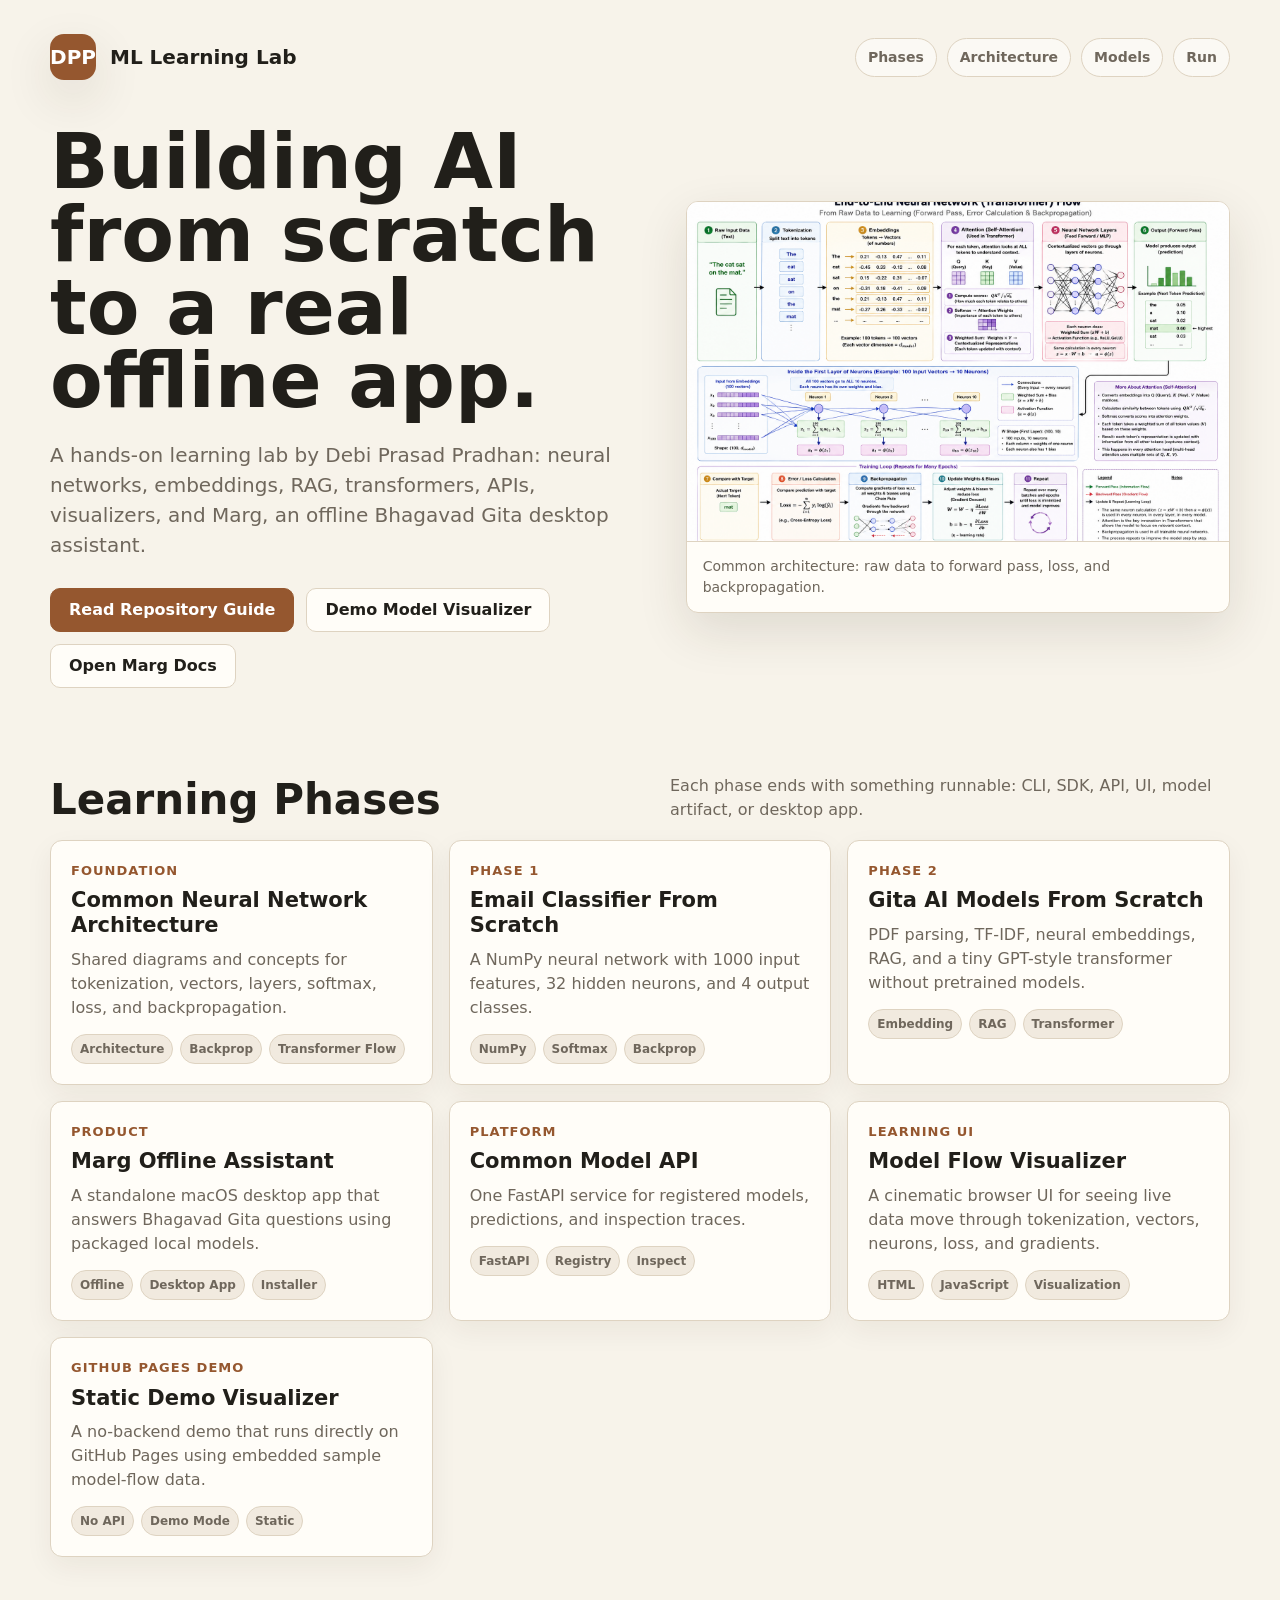
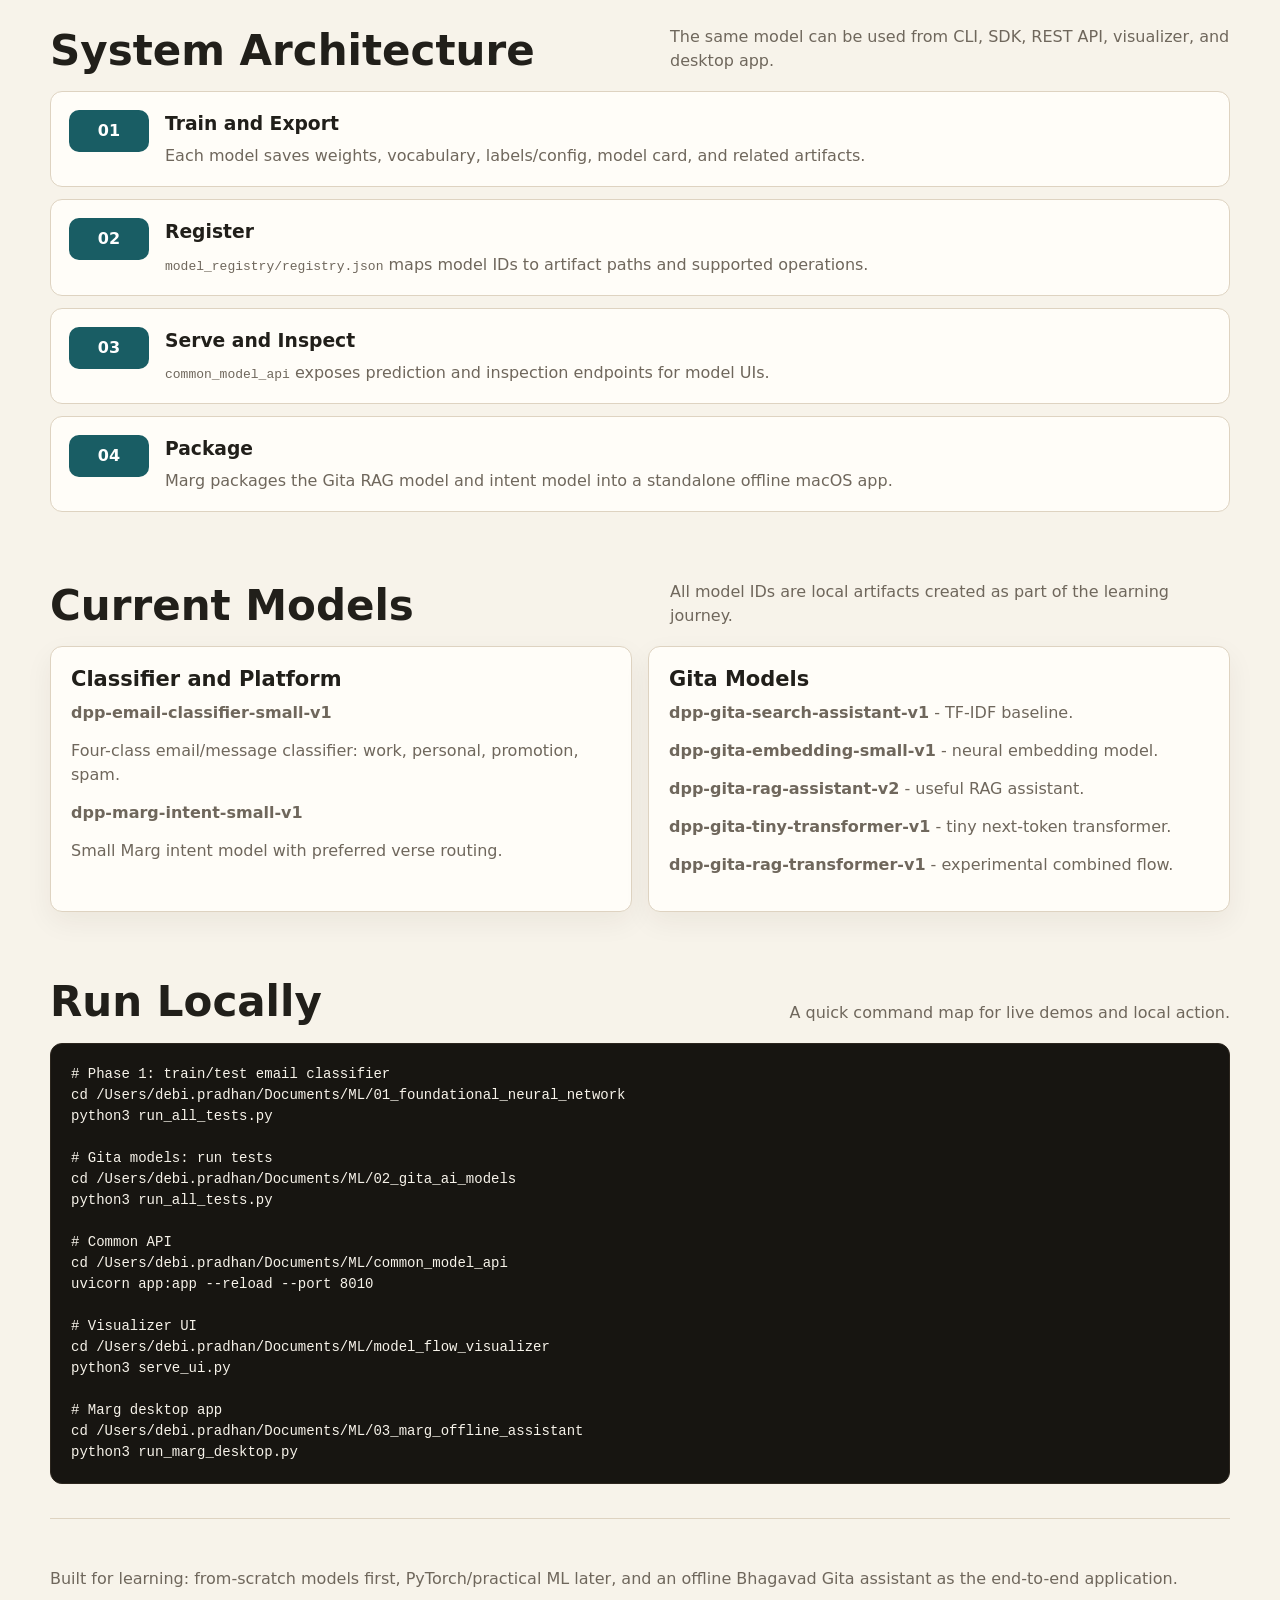
<file: index.html>
<!doctype html>
<html lang="en">
<head>
  <meta charset="utf-8">
  <meta name="viewport" content="width=device-width, initial-scale=1">
  <title>DPP ML Learning Lab</title>
  <style>
    :root {
      --bg: #f7f3ea;
      --panel: #fffdf8;
      --ink: #211f1a;
      --muted: #6f675c;
      --line: #ded3c1;
      --accent: #95572f;
      --accent-2: #195d64;
      --green: #26734d;
      --blue: #245f9e;
      --shadow: 0 18px 50px rgba(52, 38, 22, 0.12);
    }

    * {
      box-sizing: border-box;
    }

    body {
      margin: 0;
      background: var(--bg);
      color: var(--ink);
      font-family: Inter, ui-sans-serif, system-ui, -apple-system, BlinkMacSystemFont, "Segoe UI", sans-serif;
      line-height: 1.5;
    }

    a {
      color: inherit;
      text-decoration: none;
    }

    .page {
      width: min(1180px, calc(100% - 40px));
      margin: 0 auto;
    }

    header {
      padding: 34px 0 18px;
    }

    nav {
      display: flex;
      align-items: center;
      justify-content: space-between;
      gap: 18px;
      margin-bottom: 46px;
    }

    .brand {
      display: flex;
      align-items: center;
      gap: 14px;
      font-weight: 800;
      font-size: 20px;
    }

    .logo {
      width: 46px;
      height: 46px;
      display: grid;
      place-items: center;
      background: var(--accent);
      color: white;
      font-weight: 900;
      border-radius: 14px;
      box-shadow: var(--shadow);
    }

    .navlinks {
      display: flex;
      gap: 10px;
      flex-wrap: wrap;
      justify-content: flex-end;
    }

    .navlinks a {
      color: var(--muted);
      border: 1px solid var(--line);
      background: rgba(255, 255, 255, 0.45);
      padding: 8px 12px;
      border-radius: 999px;
      font-size: 14px;
      font-weight: 700;
    }

    .hero {
      display: grid;
      grid-template-columns: 1.05fr 0.95fr;
      gap: 34px;
      align-items: center;
      padding-bottom: 34px;
    }

    h1 {
      font-size: clamp(42px, 6vw, 78px);
      line-height: 0.95;
      letter-spacing: 0;
      margin: 0 0 22px;
    }

    .lead {
      color: var(--muted);
      font-size: 20px;
      max-width: 700px;
      margin: 0 0 28px;
    }

    .actions {
      display: flex;
      gap: 12px;
      flex-wrap: wrap;
    }

    .button {
      display: inline-flex;
      align-items: center;
      justify-content: center;
      min-height: 44px;
      padding: 0 18px;
      border-radius: 10px;
      font-weight: 800;
      border: 1px solid var(--line);
      background: var(--panel);
    }

    .button.primary {
      background: var(--accent);
      color: white;
      border-color: var(--accent);
    }

    .hero-card {
      background: var(--panel);
      border: 1px solid var(--line);
      border-radius: 12px;
      overflow: hidden;
      box-shadow: var(--shadow);
    }

    .hero-card img {
      width: 100%;
      display: block;
      aspect-ratio: 16 / 10;
      object-fit: cover;
      object-position: center;
    }

    .caption {
      padding: 14px 16px;
      color: var(--muted);
      font-size: 14px;
      border-top: 1px solid var(--line);
    }

    section {
      padding: 34px 0;
    }

    .section-head {
      display: flex;
      align-items: end;
      justify-content: space-between;
      gap: 20px;
      margin-bottom: 18px;
    }

    h2 {
      font-size: clamp(28px, 4vw, 42px);
      line-height: 1.05;
      margin: 0;
    }

    .section-note {
      color: var(--muted);
      max-width: 560px;
      margin: 0;
    }

    .grid {
      display: grid;
      grid-template-columns: repeat(3, 1fr);
      gap: 16px;
    }

    .card {
      background: var(--panel);
      border: 1px solid var(--line);
      border-radius: 12px;
      padding: 20px;
      box-shadow: 0 10px 28px rgba(52, 38, 22, 0.06);
    }

    .eyebrow {
      color: var(--accent);
      font-weight: 900;
      font-size: 13px;
      text-transform: uppercase;
      letter-spacing: 0.08em;
      margin-bottom: 8px;
    }

    .card h3 {
      margin: 0 0 10px;
      font-size: 21px;
      line-height: 1.18;
    }

    .card p {
      margin: 0 0 14px;
      color: var(--muted);
    }

    .tags {
      display: flex;
      flex-wrap: wrap;
      gap: 7px;
      margin-top: 14px;
    }

    .tag {
      font-size: 12px;
      color: var(--muted);
      background: #f1eadf;
      border: 1px solid var(--line);
      padding: 5px 8px;
      border-radius: 999px;
      font-weight: 700;
    }

    .timeline {
      display: grid;
      gap: 12px;
    }

    .step {
      display: grid;
      grid-template-columns: 80px 1fr;
      gap: 16px;
      align-items: start;
      background: var(--panel);
      border: 1px solid var(--line);
      border-radius: 12px;
      padding: 18px;
    }

    .num {
      color: white;
      background: var(--accent-2);
      border-radius: 10px;
      min-height: 42px;
      display: grid;
      place-items: center;
      font-weight: 900;
    }

    .step h3 {
      margin: 0 0 6px;
    }

    .step p {
      margin: 0;
      color: var(--muted);
    }

    .command-panel {
      background: #171511;
      color: #f7f3ea;
      border-radius: 12px;
      padding: 20px;
      overflow-x: auto;
      border: 1px solid #2c261e;
    }

    pre {
      margin: 0;
      white-space: pre-wrap;
      font-size: 14px;
    }

    .two-col {
      display: grid;
      grid-template-columns: 1fr 1fr;
      gap: 16px;
    }

    footer {
      color: var(--muted);
      padding: 32px 0 46px;
      border-top: 1px solid var(--line);
      margin-top: 24px;
    }

    @media (max-width: 880px) {
      .hero,
      .grid,
      .two-col {
        grid-template-columns: 1fr;
      }

      nav {
        align-items: flex-start;
        flex-direction: column;
      }

      .navlinks {
        justify-content: flex-start;
      }
    }
  </style>
</head>
<body>
  <header class="page">
    <nav>
      <a class="brand" href="#">
        <span class="logo">DPP</span>
        <span>ML Learning Lab</span>
      </a>
      <div class="navlinks">
        <a href="#phases">Phases</a>
        <a href="#architecture">Architecture</a>
        <a href="#models">Models</a>
        <a href="#run">Run</a>
      </div>
    </nav>

    <div class="hero">
      <div>
        <h1>Building AI from scratch to a real offline app.</h1>
        <p class="lead">
          A hands-on learning lab by Debi Prasad Pradhan: neural networks, embeddings, RAG,
          transformers, APIs, visualizers, and Marg, an offline Bhagavad Gita desktop assistant.
        </p>
        <div class="actions">
          <a class="button primary" href="./README.md">Read Repository Guide</a>
          <a class="button" href="./demo-model-visualizer.html">Demo Model Visualizer</a>
          <a class="button" href="./03_marg_offline_assistant/README.md">Open Marg Docs</a>
        </div>
      </div>
      <div class="hero-card">
        <img src="./00_neural_network_common_architecture/hld.png" alt="End-to-end neural network transformer flow">
        <div class="caption">Common architecture: raw data to forward pass, loss, and backpropagation.</div>
      </div>
    </div>
  </header>

  <main class="page">
    <section id="phases">
      <div class="section-head">
        <h2>Learning Phases</h2>
        <p class="section-note">Each phase ends with something runnable: CLI, SDK, API, UI, model artifact, or desktop app.</p>
      </div>
      <div class="grid">
        <a class="card" href="./00_neural_network_common_architecture/README.md">
          <div class="eyebrow">Foundation</div>
          <h3>Common Neural Network Architecture</h3>
          <p>Shared diagrams and concepts for tokenization, vectors, layers, softmax, loss, and backpropagation.</p>
          <div class="tags"><span class="tag">Architecture</span><span class="tag">Backprop</span><span class="tag">Transformer Flow</span></div>
        </a>

        <a class="card" href="./01_foundational_neural_network/README.md">
          <div class="eyebrow">Phase 1</div>
          <h3>Email Classifier From Scratch</h3>
          <p>A NumPy neural network with 1000 input features, 32 hidden neurons, and 4 output classes.</p>
          <div class="tags"><span class="tag">NumPy</span><span class="tag">Softmax</span><span class="tag">Backprop</span></div>
        </a>

        <a class="card" href="./02_gita_ai_models/README.md">
          <div class="eyebrow">Phase 2</div>
          <h3>Gita AI Models From Scratch</h3>
          <p>PDF parsing, TF-IDF, neural embeddings, RAG, and a tiny GPT-style transformer without pretrained models.</p>
          <div class="tags"><span class="tag">Embedding</span><span class="tag">RAG</span><span class="tag">Transformer</span></div>
        </a>

        <a class="card" href="./03_marg_offline_assistant/README.md">
          <div class="eyebrow">Product</div>
          <h3>Marg Offline Assistant</h3>
          <p>A standalone macOS desktop app that answers Bhagavad Gita questions using packaged local models.</p>
          <div class="tags"><span class="tag">Offline</span><span class="tag">Desktop App</span><span class="tag">Installer</span></div>
        </a>

        <a class="card" href="./common_model_api/README.md">
          <div class="eyebrow">Platform</div>
          <h3>Common Model API</h3>
          <p>One FastAPI service for registered models, predictions, and inspection traces.</p>
          <div class="tags"><span class="tag">FastAPI</span><span class="tag">Registry</span><span class="tag">Inspect</span></div>
        </a>

        <a class="card" href="./model_flow_visualizer/README.md">
          <div class="eyebrow">Learning UI</div>
          <h3>Model Flow Visualizer</h3>
          <p>A cinematic browser UI for seeing live data move through tokenization, vectors, neurons, loss, and gradients.</p>
          <div class="tags"><span class="tag">HTML</span><span class="tag">JavaScript</span><span class="tag">Visualization</span></div>
        </a>

        <a class="card" href="./demo-model-visualizer.html">
          <div class="eyebrow">GitHub Pages Demo</div>
          <h3>Static Demo Visualizer</h3>
          <p>A no-backend demo that runs directly on GitHub Pages using embedded sample model-flow data.</p>
          <div class="tags"><span class="tag">No API</span><span class="tag">Demo Mode</span><span class="tag">Static</span></div>
        </a>
      </div>
    </section>

    <section id="architecture">
      <div class="section-head">
        <h2>System Architecture</h2>
        <p class="section-note">The same model can be used from CLI, SDK, REST API, visualizer, and desktop app.</p>
      </div>
      <div class="timeline">
        <div class="step">
          <div class="num">01</div>
          <div>
            <h3>Train and Export</h3>
            <p>Each model saves weights, vocabulary, labels/config, model card, and related artifacts.</p>
          </div>
        </div>
        <div class="step">
          <div class="num">02</div>
          <div>
            <h3>Register</h3>
            <p><code>model_registry/registry.json</code> maps model IDs to artifact paths and supported operations.</p>
          </div>
        </div>
        <div class="step">
          <div class="num">03</div>
          <div>
            <h3>Serve and Inspect</h3>
            <p><code>common_model_api</code> exposes prediction and inspection endpoints for model UIs.</p>
          </div>
        </div>
        <div class="step">
          <div class="num">04</div>
          <div>
            <h3>Package</h3>
            <p>Marg packages the Gita RAG model and intent model into a standalone offline macOS app.</p>
          </div>
        </div>
      </div>
    </section>

    <section id="models">
      <div class="section-head">
        <h2>Current Models</h2>
        <p class="section-note">All model IDs are local artifacts created as part of the learning journey.</p>
      </div>
      <div class="two-col">
        <div class="card">
          <h3>Classifier and Platform</h3>
          <p><strong>dpp-email-classifier-small-v1</strong></p>
          <p>Four-class email/message classifier: work, personal, promotion, spam.</p>
          <p><strong>dpp-marg-intent-small-v1</strong></p>
          <p>Small Marg intent model with preferred verse routing.</p>
        </div>
        <div class="card">
          <h3>Gita Models</h3>
          <p><strong>dpp-gita-search-assistant-v1</strong> - TF-IDF baseline.</p>
          <p><strong>dpp-gita-embedding-small-v1</strong> - neural embedding model.</p>
          <p><strong>dpp-gita-rag-assistant-v2</strong> - useful RAG assistant.</p>
          <p><strong>dpp-gita-tiny-transformer-v1</strong> - tiny next-token transformer.</p>
          <p><strong>dpp-gita-rag-transformer-v1</strong> - experimental combined flow.</p>
        </div>
      </div>
    </section>

    <section id="run">
      <div class="section-head">
        <h2>Run Locally</h2>
        <p class="section-note">A quick command map for live demos and local action.</p>
      </div>
      <div class="command-panel">
        <pre><code># Phase 1: train/test email classifier
cd /Users/debi.pradhan/Documents/ML/01_foundational_neural_network
python3 run_all_tests.py

# Gita models: run tests
cd /Users/debi.pradhan/Documents/ML/02_gita_ai_models
python3 run_all_tests.py

# Common API
cd /Users/debi.pradhan/Documents/ML/common_model_api
uvicorn app:app --reload --port 8010

# Visualizer UI
cd /Users/debi.pradhan/Documents/ML/model_flow_visualizer
python3 serve_ui.py

# Marg desktop app
cd /Users/debi.pradhan/Documents/ML/03_marg_offline_assistant
python3 run_marg_desktop.py</code></pre>
      </div>
    </section>
  </main>

  <footer class="page">
    <p>
      Built for learning: from-scratch models first, PyTorch/practical ML later, and an offline Bhagavad Gita assistant as the end-to-end application.
    </p>
  </footer>
</body>
</html>
</file>
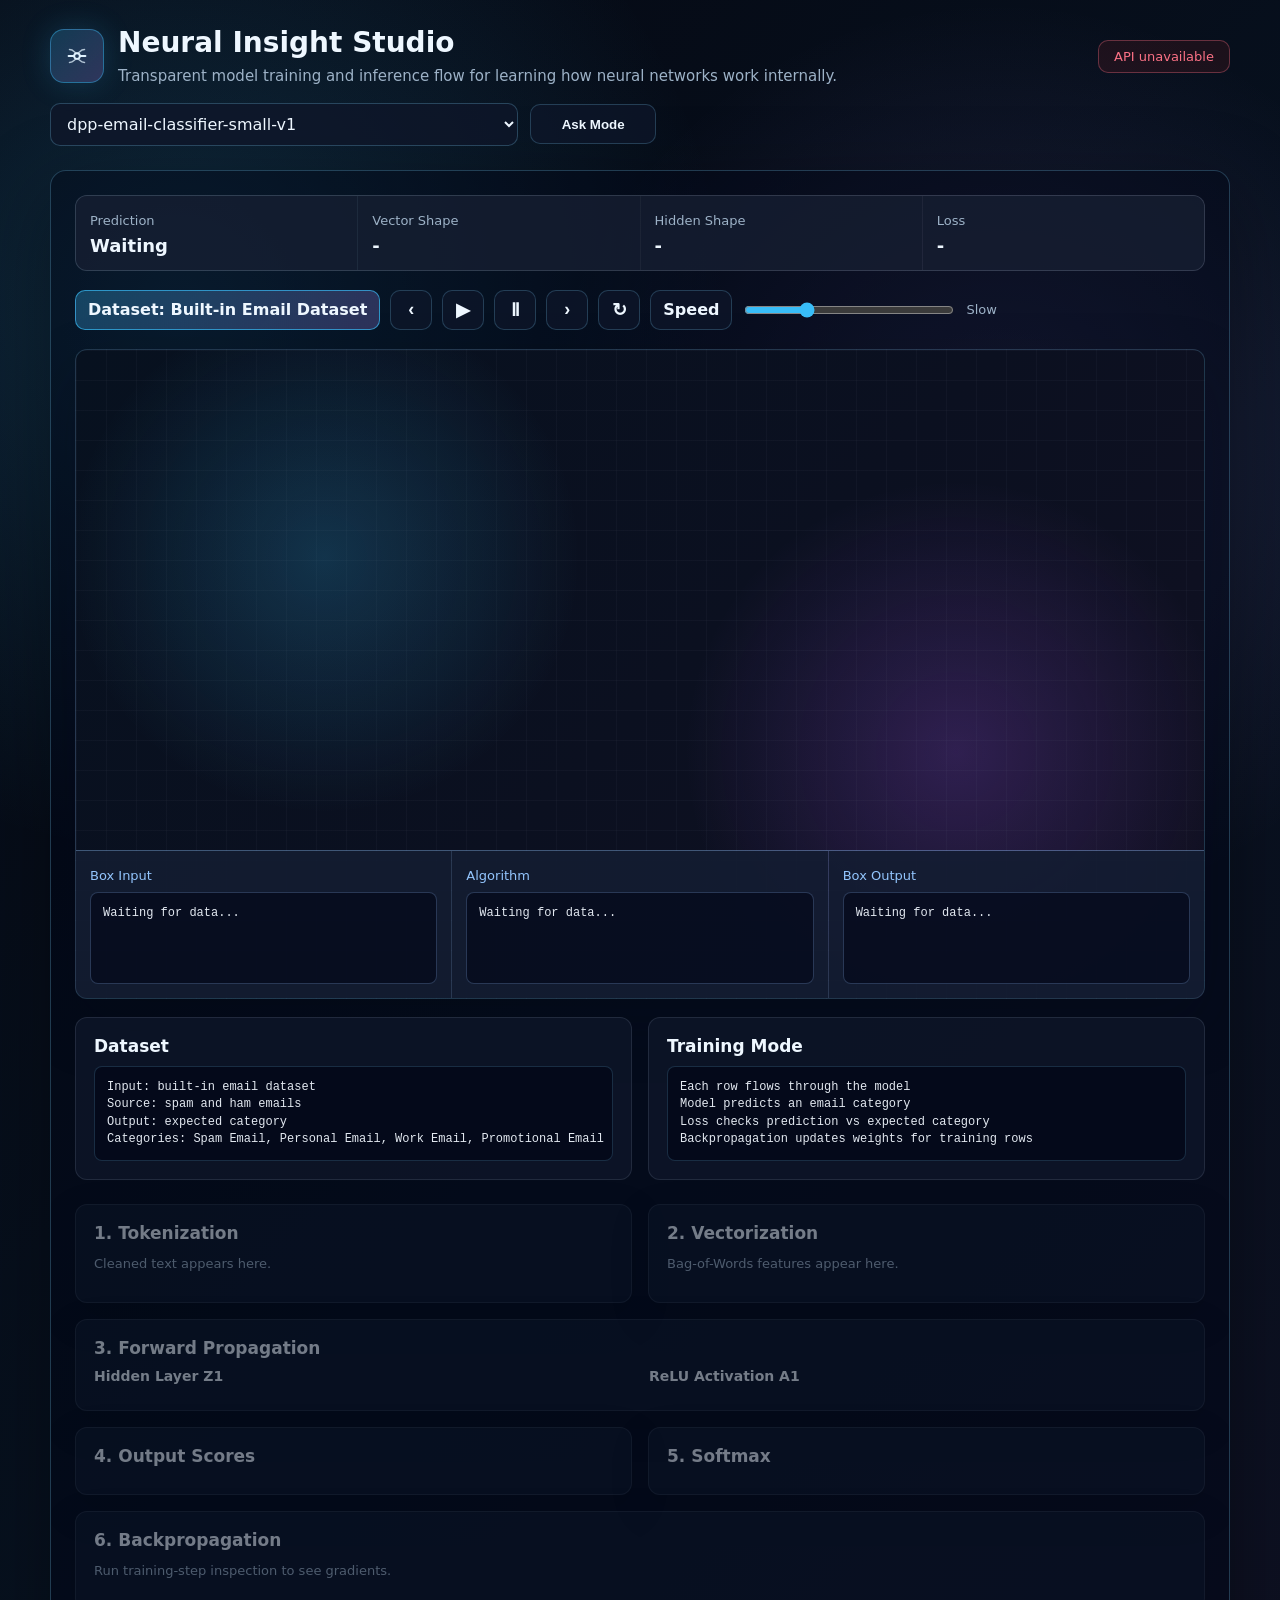
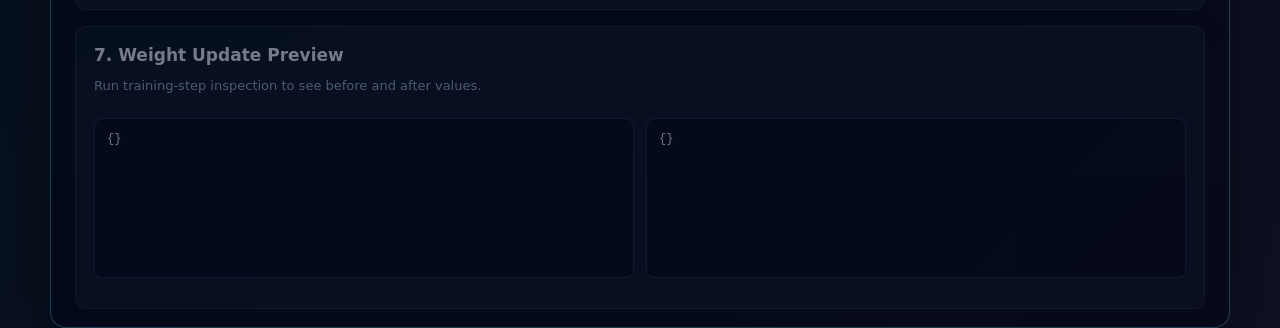
<file: model_flow_visualizer/index.html>
<!doctype html>
<html lang="en">
  <head>
    <meta charset="utf-8" />
    <meta name="viewport" content="width=device-width, initial-scale=1" />
    <title>Neural Insight Studio</title>
    <link rel="stylesheet" href="style.css" />
  </head>
  <body>
    <header class="studio-header">
      <div class="brand-lockup">
        <div class="studio-logo" aria-hidden="true">
          <svg viewBox="0 0 32 32" fill="none">
            <path d="M7 16h6m6 0h6M13 16a3 3 0 1 0 6 0 3 3 0 0 0-6 0Z" stroke="currentColor" stroke-width="2" stroke-linecap="round" />
            <path d="M8 9c5 0 5 4 8 4s3-4 8-4M8 23c5 0 5-4 8-4s3 4 8 4" stroke="currentColor" stroke-width="1.6" stroke-linecap="round" opacity=".75" />
          </svg>
        </div>
        <div>
          <h1>Neural Insight Studio</h1>
          <p>Transparent model training and inference flow for learning how neural networks work internally.</p>
        </div>
      </div>
      <div class="api-status" id="apiStatus">API not checked</div>
    </header>

    <section class="studio-controls">
      <input id="apiBase" value="http://127.0.0.1:8010" aria-label="API Base URL" hidden />
      <select id="modelSelect" aria-label="Select model"></select>
      <div class="mode-toggle" aria-label="Visualizer mode">
        <button id="inspectTrainingBtn" class="mode-button active" type="button">Training Mode</button>
        <button id="inspectForwardBtn" class="mode-button" type="button">Ask Mode</button>
      </div>
      <div class="training-input-panel" id="trainingInputPanel" hidden></div>
      <div class="ask-input-panel" id="askInputPanel" hidden>
        <label for="messageInput">Ask the model</label>
        <textarea id="messageInput" rows="2" aria-label="Ask message" placeholder="Type a message to classify">Can we review the project deadline tomorrow?</textarea>
      </div>
      <div class="internal-controls" hidden>
        <select id="correctLabel" aria-label="Expected category">
        <option>work</option>
        <option>personal</option>
        <option>promotion</option>
        <option>spam</option>
        </select>
        <input id="learningRate" type="number" value="0.1" min="0.001" max="1" step="0.001" aria-label="Learning rate" />
      </div>
    </section>

    <main class="layout">

      <section class="content">
        <section class="summary-band" id="summaryBand">
          <div>
            <span class="label">Prediction</span>
            <strong id="predictionValue">Waiting</strong>
          </div>
          <div>
            <span class="label">Vector Shape</span>
            <strong id="vectorShape">-</strong>
          </div>
          <div>
            <span class="label">Hidden Shape</span>
            <strong id="hiddenShape">-</strong>
          </div>
          <div>
            <span class="label">Loss</span>
            <strong id="lossValue">-</strong>
          </div>
        </section>

        <section class="runtime-state" hidden>
          <strong id="stageTitle">Waiting for inspection</strong>
          <p id="stageDescription">Run a forward pass or training step to watch the model process data.</p>
          <div class="flow-lane" id="flowLane">
            <span>Input</span>
            <span>Tokenize</span>
            <span>Vocabulary</span>
            <span>Vectorize</span>
            <span>Hidden</span>
            <span>ReLU</span>
            <span>Output</span>
            <span>Softmax</span>
            <span>Loss</span>
            <span>Backprop</span>
          </div>
        </section>

        <section class="playback-panel" aria-label="Playback controls">
          <span class="pill active">Dataset: Built-in Email Dataset</span>
          <button id="previousBtn" type="button" aria-label="Previous">‹</button>
          <button id="playBtn" type="button" aria-label="Play">▶</button>
          <button id="pauseBtn" type="button" aria-label="Pause">Ⅱ</button>
          <button id="nextBtn" type="button" aria-label="Next">›</button>
          <button id="replayBtn" type="button" aria-label="Replay">↻</button>
          <span class="pill">Speed</span>
          <input id="speedControl" type="range" min="1" max="5" value="2" step="1" aria-label="Playback speed" />
          <span class="hint" id="speedLabel">Slow</span>
        </section>

        <section class="neural-cinema" aria-label="Cinematic neural data flow">
          <svg id="flowSvg" viewBox="0 0 1500 520" role="img">
            <defs>
              <filter id="softGlow" x="-40%" y="-40%" width="180%" height="180%">
                <feGaussianBlur stdDeviation="4" result="blur" />
                <feMerge>
                  <feMergeNode in="blur" />
                  <feMergeNode in="SourceGraphic" />
                </feMerge>
              </filter>
              <linearGradient id="forwardGradient" x1="0%" y1="0%" x2="100%" y2="0%">
                <stop offset="0%" stop-color="#38bdf8" />
                <stop offset="55%" stop-color="#22c55e" />
                <stop offset="100%" stop-color="#a78bfa" />
              </linearGradient>
              <linearGradient id="backwardGradient" x1="100%" y1="0%" x2="0%" y2="0%">
                <stop offset="0%" stop-color="#fb7185" />
                <stop offset="55%" stop-color="#f59e0b" />
                <stop offset="100%" stop-color="#38bdf8" />
              </linearGradient>
            </defs>

            <g class="connection-layer" id="connectionLayer"></g>
            <g class="particle-layer" id="particleLayer"></g>
          </svg>
          <div class="cinema-readout">
            <div>
              <span class="label">Box Input</span>
              <pre id="boxInput">Waiting for data...</pre>
            </div>
            <div>
              <span class="label">Algorithm</span>
              <pre id="boxAlgorithm">Waiting for data...</pre>
            </div>
            <div>
              <span class="label">Box Output</span>
              <pre id="boxOutput">Waiting for data...</pre>
            </div>
          </div>
        </section>

        <section class="teaching-cards">
          <article>
            <h2>Dataset</h2>
            <pre id="datasetCard">Input: built-in email dataset
Source: spam and ham emails
Output: expected category
Categories: Spam Email, Personal Email, Work Email, Promotional Email</pre>
          </article>
          <article>
            <h2 id="modeTitle">Training Mode</h2>
            <pre id="modeCard">Each row flows through the model
Model predicts an email category
Loss checks prediction vs expected category
Backpropagation updates weights for training rows</pre>
          </article>
        </section>

        <section class="gita-trace-panel" id="gitaTracePanel" hidden>
          <article>
            <h2 id="gitaTraceTitle">Gita Trace</h2>
            <div class="trace-columns">
              <div>
                <span class="label">Retrieved Sources</span>
                <div class="source-list" id="gitaSourceList"></div>
              </div>
              <div>
                <span class="label">Generated / Final Answer</span>
                <pre id="gitaAnswerText">Waiting for model output...</pre>
              </div>
            </div>
          </article>
        </section>

        <section class="step-grid">
          <article class="step" data-stage="tokens">
            <h2>1. Tokenization</h2>
            <p class="step-meta" id="cleanedText">Cleaned text appears here.</p>
            <div class="token-list" id="tokenList"></div>
          </article>

          <article class="step" data-stage="vector">
            <h2>2. Vectorization</h2>
            <p class="step-meta" id="vectorMeta">Bag-of-Words features appear here.</p>
            <div class="feature-list" id="featureList"></div>
          </article>

          <article class="step wide" data-stage="forward">
            <h2>3. Forward Propagation</h2>
            <div class="layer-row">
              <div>
                <h3>Hidden Layer Z1</h3>
                <div class="bar-list" id="hiddenBars"></div>
              </div>
              <div>
                <h3>ReLU Activation A1</h3>
                <div class="bar-list" id="activationBars"></div>
              </div>
            </div>
          </article>

          <article class="step" data-stage="scores">
            <h2>4. Output Scores</h2>
            <div class="score-list" id="scoreList"></div>
          </article>

          <article class="step" data-stage="softmax">
            <h2>5. Softmax</h2>
            <div class="probability-list" id="probabilityList"></div>
          </article>

          <article class="step wide training-only" data-stage="backprop">
            <h2>6. Backpropagation</h2>
            <p class="step-meta" id="backpropMeta">Run training-step inspection to see gradients.</p>
            <div class="gradient-grid" id="gradientGrid"></div>
          </article>

          <article class="step wide training-only" data-stage="update">
            <h2>7. Weight Update Preview</h2>
            <p class="step-meta" id="updateMeta">Run training-step inspection to see before and after values.</p>
            <div class="code-grid">
              <pre id="beforeWeights">{}</pre>
              <pre id="afterWeights">{}</pre>
            </div>
          </article>
        </section>
      </section>
    </main>

    <script src="app.js?v=20260818-gita-rag-transformer-ui"></script>
  </body>
</html>
</file>
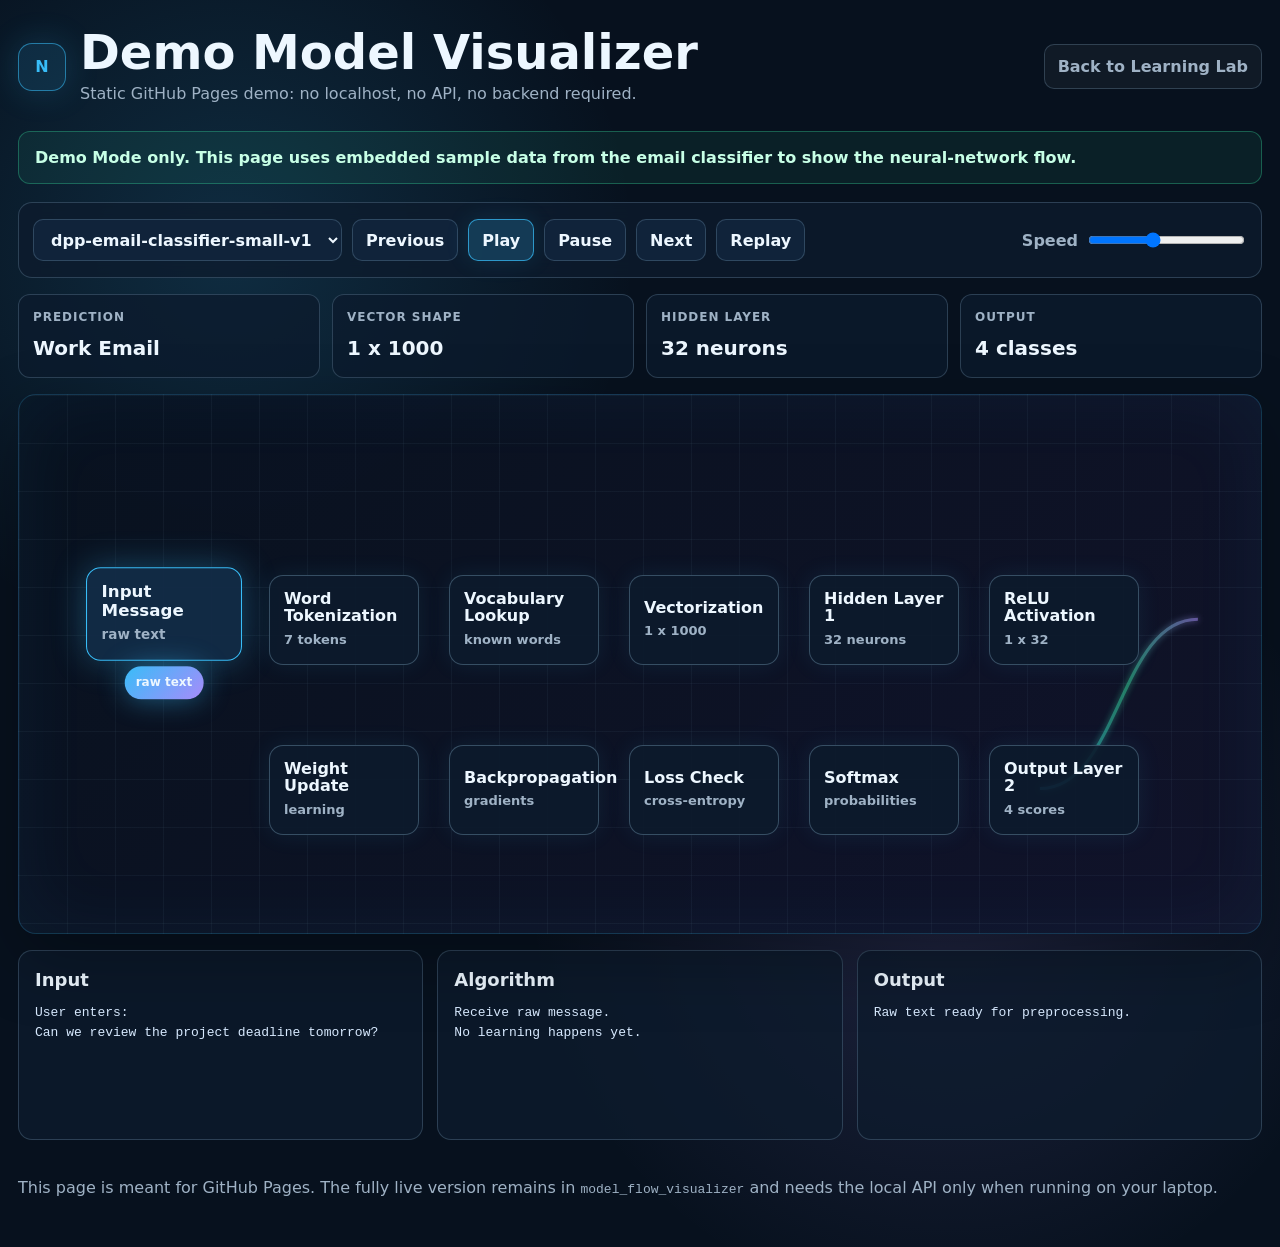
<file: demo-model-visualizer.html>
<!doctype html>
<html lang="en">
<head>
  <meta charset="utf-8">
  <meta name="viewport" content="width=device-width, initial-scale=1">
  <title>Demo Model Visualizer | DPP ML Learning Lab</title>
  <style>
    :root {
      --bg: #07111e;
      --panel: #0d1b2d;
      --panel-2: #10233a;
      --ink: #edf7ff;
      --muted: #9fb2c5;
      --line: rgba(148, 189, 218, 0.24);
      --blue: #38bdf8;
      --violet: #a78bfa;
      --pink: #fb7185;
      --green: #34d399;
      --amber: #fbbf24;
    }

    * {
      box-sizing: border-box;
    }

    body {
      margin: 0;
      background:
        radial-gradient(circle at 18% 20%, rgba(56, 189, 248, 0.16), transparent 28%),
        radial-gradient(circle at 74% 72%, rgba(167, 139, 250, 0.15), transparent 32%),
        var(--bg);
      color: var(--ink);
      font-family: Inter, ui-sans-serif, system-ui, -apple-system, BlinkMacSystemFont, "Segoe UI", sans-serif;
      line-height: 1.45;
    }

    a {
      color: inherit;
      text-decoration: none;
    }

    .page {
      width: min(1260px, calc(100% - 36px));
      margin: 0 auto;
    }

    header {
      padding: 28px 0 18px;
      display: flex;
      align-items: center;
      justify-content: space-between;
      gap: 20px;
    }

    .brand {
      display: flex;
      gap: 14px;
      align-items: center;
    }

    .logo {
      width: 48px;
      height: 48px;
      border: 1px solid rgba(56, 189, 248, 0.55);
      border-radius: 14px;
      display: grid;
      place-items: center;
      background: rgba(56, 189, 248, 0.12);
      color: var(--blue);
      font-weight: 900;
      box-shadow: 0 0 34px rgba(56, 189, 248, 0.18);
    }

    h1 {
      font-size: clamp(28px, 4vw, 48px);
      line-height: 1;
      margin: 0;
      letter-spacing: 0;
    }

    .subtitle {
      color: var(--muted);
      margin: 6px 0 0;
      font-size: 16px;
    }

    .back-link {
      color: var(--muted);
      border: 1px solid var(--line);
      padding: 10px 13px;
      border-radius: 10px;
      background: rgba(255, 255, 255, 0.04);
      font-weight: 800;
    }

    .notice {
      border: 1px solid rgba(52, 211, 153, 0.35);
      background: rgba(52, 211, 153, 0.08);
      color: #c7ffe6;
      border-radius: 12px;
      padding: 14px 16px;
      margin: 8px 0 18px;
      font-weight: 700;
    }

    .controls {
      display: flex;
      flex-wrap: wrap;
      gap: 10px;
      align-items: center;
      padding: 14px;
      border: 1px solid var(--line);
      background: rgba(13, 27, 45, 0.78);
      border-radius: 14px;
      backdrop-filter: blur(10px);
    }

    select,
    button,
    input {
      color: var(--ink);
      background: var(--panel-2);
      border: 1px solid var(--line);
      border-radius: 10px;
      min-height: 42px;
      padding: 0 13px;
      font: inherit;
      font-weight: 800;
    }

    button {
      cursor: pointer;
    }

    button.active,
    button.primary {
      border-color: rgba(56, 189, 248, 0.72);
      background: rgba(56, 189, 248, 0.2);
      box-shadow: 0 0 24px rgba(56, 189, 248, 0.12);
    }

    .speed {
      display: flex;
      align-items: center;
      gap: 8px;
      color: var(--muted);
      font-weight: 800;
      margin-left: auto;
    }

    .summary {
      display: grid;
      grid-template-columns: repeat(4, 1fr);
      gap: 12px;
      margin: 16px 0;
    }

    .metric {
      background: rgba(13, 27, 45, 0.76);
      border: 1px solid var(--line);
      border-radius: 12px;
      padding: 14px;
    }

    .metric span {
      display: block;
      color: var(--muted);
      font-size: 12px;
      text-transform: uppercase;
      letter-spacing: 0.08em;
      font-weight: 900;
      margin-bottom: 7px;
    }

    .metric strong {
      font-size: 20px;
    }

    .stage {
      min-height: 540px;
      position: relative;
      overflow: hidden;
      border: 1px solid rgba(56, 189, 248, 0.22);
      border-radius: 18px;
      background:
        linear-gradient(rgba(148, 189, 218, 0.055) 1px, transparent 1px),
        linear-gradient(90deg, rgba(148, 189, 218, 0.055) 1px, transparent 1px),
        linear-gradient(135deg, rgba(8, 18, 31, 0.98), rgba(17, 19, 42, 0.98));
      background-size: 48px 48px, 48px 48px, auto;
      box-shadow: inset 0 0 80px rgba(56, 189, 248, 0.06), 0 24px 70px rgba(0, 0, 0, 0.28);
      margin-bottom: 16px;
    }

    svg {
      width: 100%;
      height: 100%;
      position: absolute;
      inset: 0;
    }

    .node {
      position: absolute;
      width: 150px;
      min-height: 90px;
      border: 1px solid rgba(148, 189, 218, 0.32);
      border-radius: 14px;
      background: rgba(13, 27, 45, 0.9);
      display: grid;
      align-content: center;
      gap: 6px;
      padding: 14px;
      box-shadow: 0 0 24px rgba(56, 189, 248, 0.09);
      transition: transform 260ms ease, border-color 260ms ease, box-shadow 260ms ease, background 260ms ease;
      z-index: 2;
    }

    .node.active {
      transform: translateY(-6px) scale(1.04);
      border-color: var(--blue);
      background: rgba(18, 43, 70, 0.96);
      box-shadow: 0 0 34px rgba(56, 189, 248, 0.32);
    }

    .node.done {
      border-color: rgba(52, 211, 153, 0.45);
    }

    .node h3 {
      margin: 0;
      font-size: 16px;
      line-height: 1.1;
    }

    .node p {
      margin: 0;
      color: var(--muted);
      font-weight: 800;
      font-size: 13px;
    }

    .packet {
      position: absolute;
      z-index: 4;
      color: var(--ink);
      background: linear-gradient(135deg, var(--blue), var(--violet));
      border-radius: 999px;
      padding: 8px 11px;
      font-weight: 900;
      font-size: 12px;
      box-shadow: 0 0 28px rgba(56, 189, 248, 0.45);
      opacity: 0;
      transform: translate(-50%, -50%);
      pointer-events: none;
    }

    .details {
      display: grid;
      grid-template-columns: 1fr 1fr 1fr;
      gap: 14px;
      margin-bottom: 36px;
    }

    .panel {
      border: 1px solid var(--line);
      background: rgba(13, 27, 45, 0.78);
      border-radius: 14px;
      padding: 16px;
      min-height: 190px;
    }

    .panel h2 {
      margin: 0 0 10px;
      font-size: 18px;
    }

    .panel pre {
      margin: 0;
      white-space: pre-wrap;
      color: #d8eaff;
      font-size: 13px;
      line-height: 1.55;
    }

    .legend {
      color: var(--muted);
      padding-bottom: 32px;
    }

    @media (max-width: 940px) {
      header,
      .controls {
        align-items: flex-start;
      }

      header {
        flex-direction: column;
      }

      .summary,
      .details {
        grid-template-columns: 1fr;
      }

      .stage {
        min-height: 760px;
      }

      .speed {
        margin-left: 0;
      }
    }
  </style>
</head>
<body>
  <header class="page">
    <div class="brand">
      <div class="logo">N</div>
      <div>
        <h1>Demo Model Visualizer</h1>
        <p class="subtitle">Static GitHub Pages demo: no localhost, no API, no backend required.</p>
      </div>
    </div>
    <a class="back-link" href="./index.html">Back to Learning Lab</a>
  </header>

  <main class="page">
    <div class="notice">
      Demo Mode only. This page uses embedded sample data from the email classifier to show the neural-network flow.
    </div>

    <section class="controls" aria-label="Demo controls">
      <select id="modelSelect" aria-label="Select demo model">
        <option value="email">dpp-email-classifier-small-v1</option>
      </select>
      <button id="prevBtn" type="button">Previous</button>
      <button id="playBtn" class="primary" type="button">Play</button>
      <button id="pauseBtn" type="button">Pause</button>
      <button id="nextBtn" type="button">Next</button>
      <button id="replayBtn" type="button">Replay</button>
      <div class="speed">
        <span>Speed</span>
        <input id="speed" type="range" min="350" max="1800" value="900" step="50" aria-label="Animation speed">
      </div>
    </section>

    <section class="summary" aria-label="Current demo summary">
      <div class="metric"><span>Prediction</span><strong id="prediction">Work Email</strong></div>
      <div class="metric"><span>Vector Shape</span><strong>1 x 1000</strong></div>
      <div class="metric"><span>Hidden Layer</span><strong>32 neurons</strong></div>
      <div class="metric"><span>Output</span><strong>4 classes</strong></div>
    </section>

    <section class="stage" id="stage" aria-label="Cinematic model flow">
      <svg viewBox="0 0 1180 540" preserveAspectRatio="none" aria-hidden="true">
        <defs>
          <linearGradient id="forward" x1="0%" x2="100%">
            <stop offset="0%" stop-color="#38bdf8"></stop>
            <stop offset="55%" stop-color="#34d399"></stop>
            <stop offset="100%" stop-color="#a78bfa"></stop>
          </linearGradient>
          <linearGradient id="backward" x1="100%" x2="0%">
            <stop offset="0%" stop-color="#fb7185"></stop>
            <stop offset="100%" stop-color="#fbbf24"></stop>
          </linearGradient>
          <filter id="glow">
            <feGaussianBlur stdDeviation="3" result="blur"></feGaussianBlur>
            <feMerge>
              <feMergeNode in="blur"></feMergeNode>
              <feMergeNode in="SourceGraphic"></feMergeNode>
            </feMerge>
          </filter>
        </defs>
        <g id="paths"></g>
      </svg>
      <div class="packet" id="packet">raw text</div>
      <div id="nodes"></div>
    </section>

    <section class="details">
      <div class="panel">
        <h2>Input</h2>
        <pre id="inputPanel"></pre>
      </div>
      <div class="panel">
        <h2>Algorithm</h2>
        <pre id="algorithmPanel"></pre>
      </div>
      <div class="panel">
        <h2>Output</h2>
        <pre id="outputPanel"></pre>
      </div>
    </section>

    <p class="legend">
      This page is meant for GitHub Pages. The fully live version remains in <code>model_flow_visualizer</code> and needs the local API only when running on your laptop.
    </p>
  </main>

  <script>
    const stages = [
      {
        id: "input",
        title: "Input Message",
        subtitle: "raw text",
        x: 70,
        y: 180,
        input: "User enters:\nCan we review the project deadline tomorrow?",
        algorithm: "Receive raw message.\nNo learning happens yet.",
        output: "Raw text ready for preprocessing.",
        packet: "raw text",
      },
      {
        id: "tokenize",
        title: "Word Tokenization",
        subtitle: "7 tokens",
        x: 250,
        y: 180,
        input: "Can we review the project deadline tomorrow?",
        algorithm: "Lowercase + regex cleanup + split into words.",
        output: "can\nwe\nreview\nthe\nproject\ndeadline\ntomorrow",
        packet: "tokens",
      },
      {
        id: "vocab",
        title: "Vocabulary Lookup",
        subtitle: "known words",
        x: 430,
        y: 180,
        input: "7 word tokens",
        algorithm: "Match each token against the trained vocabulary.",
        output: "Matched:\nthe, can, we, tomorrow, project",
        packet: "word indexes",
      },
      {
        id: "vector",
        title: "Vectorization",
        subtitle: "1 x 1000",
        x: 610,
        y: 180,
        input: "Matched vocabulary words",
        algorithm: "Bag-of-Words count vector.",
        output: "the: 1\ncan: 1\nwe: 1\ntomorrow: 1\nproject: 1",
        packet: "X vector",
      },
      {
        id: "hidden",
        title: "Hidden Layer 1",
        subtitle: "32 neurons",
        x: 790,
        y: 180,
        input: "X shape: 1 x 1000",
        algorithm: "Z1 = XW1 + b1",
        output: "z1: 0.031\nz2: -0.075\nz3: 0.213\n...\nz32: 0.099",
        packet: "Z1 values",
      },
      {
        id: "relu",
        title: "ReLU Activation",
        subtitle: "1 x 32",
        x: 970,
        y: 180,
        input: "Hidden weighted sums Z1",
        algorithm: "A1 = max(0, Z1)",
        output: "Negative values become 0.\nPositive values pass through.",
        packet: "A1 values",
      },
      {
        id: "output",
        title: "Output Layer 2",
        subtitle: "4 scores",
        x: 970,
        y: 350,
        input: "A1 shape: 1 x 32",
        algorithm: "Z2 = A1W2 + b2",
        output: "work: 0.982\npersonal: 0.803\npromotion: -0.675\nspam: -1.245",
        packet: "scores",
      },
      {
        id: "softmax",
        title: "Softmax",
        subtitle: "probabilities",
        x: 790,
        y: 350,
        input: "4 output scores",
        algorithm: "Exponentiate and normalize scores so they sum to 1.",
        output: "work: 46.8%\npersonal: 39.2%\npromotion: 8.9%\nspam: 5.1%",
        packet: "probability",
      },
      {
        id: "loss",
        title: "Loss Check",
        subtitle: "cross-entropy",
        x: 610,
        y: 350,
        input: "Prediction: work\nExpected: work",
        algorithm: "Cross-entropy compares prediction with expected label.",
        output: "Loss: 0.758\nLower is better.",
        packet: "loss",
      },
      {
        id: "backprop",
        title: "Backpropagation",
        subtitle: "gradients",
        x: 430,
        y: 350,
        input: "Loss value",
        algorithm: "Use chain rule to calculate gradients for W2, b2, W1, b1.",
        output: "dW2: 32 x 4\ndb2: 4\ndW1: 1000 x 32\ndb1: 32",
        packet: "gradients",
      },
      {
        id: "update",
        title: "Weight Update",
        subtitle: "learning",
        x: 250,
        y: 350,
        input: "Current weights + gradients",
        algorithm: "W = W - learning_rate * dW\nb = b - learning_rate * db",
        output: "Updated weights are ready for the next training row.",
        packet: "updated weights",
      },
    ];

    const edges = [
      ["input", "tokenize", "forward"],
      ["tokenize", "vocab", "forward"],
      ["vocab", "vector", "forward"],
      ["vector", "hidden", "forward"],
      ["hidden", "relu", "forward"],
      ["relu", "output", "forward"],
      ["output", "softmax", "forward"],
      ["softmax", "loss", "forward"],
      ["loss", "backprop", "backward"],
      ["backprop", "update", "backward"],
    ];

    const nodesEl = document.querySelector("#nodes");
    const pathsEl = document.querySelector("#paths");
    const packetEl = document.querySelector("#packet");
    const inputPanel = document.querySelector("#inputPanel");
    const algorithmPanel = document.querySelector("#algorithmPanel");
    const outputPanel = document.querySelector("#outputPanel");
    const speed = document.querySelector("#speed");
    let current = 0;
    let timer = null;

    function renderNodes() {
      nodesEl.innerHTML = "";
      for (const stage of stages) {
        const node = document.createElement("div");
        node.className = "node";
        node.id = `node-${stage.id}`;
        node.style.left = `${stage.x}px`;
        node.style.top = `${stage.y}px`;
        node.innerHTML = `<h3>${stage.title}</h3><p>${stage.subtitle}</p>`;
        node.addEventListener("click", () => {
          pause();
          showStage(stages.indexOf(stage));
        });
        nodesEl.append(node);
      }
    }

    function renderPaths() {
      pathsEl.innerHTML = "";
      for (const [from, to, direction] of edges) {
        const a = stages.find((stage) => stage.id === from);
        const b = stages.find((stage) => stage.id === to);
        const ax = a.x + 150;
        const ay = a.y + 45;
        const bx = b.x;
        const by = b.y + 45;
        const mid = (ax + bx) / 2;
        const path = document.createElementNS("http://www.w3.org/2000/svg", "path");
        path.setAttribute("d", `M ${ax} ${ay} C ${mid} ${ay}, ${mid} ${by}, ${bx} ${by}`);
        path.setAttribute("fill", "none");
        path.setAttribute("stroke", direction === "backward" ? "url(#backward)" : "url(#forward)");
        path.setAttribute("stroke-width", "3");
        path.setAttribute("opacity", "0.56");
        path.setAttribute("filter", "url(#glow)");
        pathsEl.append(path);
      }
    }

    function showStage(index) {
      current = Math.max(0, Math.min(index, stages.length - 1));
      const stage = stages[current];
      for (let i = 0; i < stages.length; i++) {
        const node = document.querySelector(`#node-${stages[i].id}`);
        node.classList.toggle("active", i === current);
        node.classList.toggle("done", i < current);
      }
      inputPanel.textContent = stage.input;
      algorithmPanel.textContent = stage.algorithm;
      outputPanel.textContent = stage.output;
      movePacket(stage);
    }

    function movePacket(stage) {
      packetEl.textContent = stage.packet;
      packetEl.style.transition = "none";
      packetEl.style.opacity = "0";
      packetEl.style.left = `${stage.x + 75}px`;
      packetEl.style.top = `${stage.y - 12}px`;
      requestAnimationFrame(() => {
        packetEl.style.transition = "opacity 220ms ease, left 480ms ease, top 480ms ease";
        packetEl.style.opacity = "1";
        packetEl.style.left = `${stage.x + 75}px`;
        packetEl.style.top = `${stage.y + 108}px`;
      });
    }

    function next() {
      showStage(current + 1 >= stages.length ? 0 : current + 1);
    }

    function previous() {
      showStage(current - 1 < 0 ? stages.length - 1 : current - 1);
    }

    function play() {
      pause();
      timer = setInterval(next, Number(speed.value));
      document.querySelector("#playBtn").classList.add("active");
    }

    function pause() {
      if (timer) clearInterval(timer);
      timer = null;
      document.querySelector("#playBtn").classList.remove("active");
    }

    document.querySelector("#nextBtn").addEventListener("click", () => {
      pause();
      next();
    });
    document.querySelector("#prevBtn").addEventListener("click", () => {
      pause();
      previous();
    });
    document.querySelector("#playBtn").addEventListener("click", play);
    document.querySelector("#pauseBtn").addEventListener("click", pause);
    document.querySelector("#replayBtn").addEventListener("click", () => {
      pause();
      showStage(0);
      play();
    });
    speed.addEventListener("input", () => {
      if (timer) play();
    });

    renderNodes();
    renderPaths();
    showStage(0);
  </script>
</body>
</html>
</file>
<file: model_flow_visualizer/style.css>
:root {
  color-scheme: dark;
  --bg: #050812;
  --panel: rgba(13, 23, 42, 0.88);
  --panel-strong: #0b1220;
  --ink: #eef7ff;
  --muted: #9db2c7;
  --line: rgba(125, 211, 252, 0.22);
  --blue: #38bdf8;
  --green: #34d399;
  --amber: #fbbf24;
  --red: #fb7185;
  --violet: #a78bfa;
  --shadow: 0 24px 80px rgba(0, 0, 0, 0.35);
}

* {
  box-sizing: border-box;
}

body {
  margin: 0;
  min-height: 100vh;
  background:
    radial-gradient(circle at 14% 16%, rgba(56, 189, 248, 0.18), transparent 28%),
    radial-gradient(circle at 78% 24%, rgba(167, 139, 250, 0.16), transparent 26%),
    linear-gradient(135deg, #050812, #07111f 52%, #0f1022);
  color: var(--ink);
  font-family: Inter, ui-sans-serif, system-ui, -apple-system, BlinkMacSystemFont, "Segoe UI", sans-serif;
}

.studio-header,
.studio-controls,
.layout {
  width: min(1180px, calc(100vw - 32px));
  margin: 0 auto;
}

.studio-header {
  display: flex;
  align-items: center;
  justify-content: space-between;
  gap: 16px;
  padding: 28px 0 18px;
}

.brand-lockup {
  display: grid;
  grid-template-columns: 54px minmax(0, 1fr);
  gap: 14px;
  align-items: center;
}

.studio-logo {
  width: 54px;
  height: 54px;
  display: grid;
  place-items: center;
  border: 1px solid rgba(56, 189, 248, 0.42);
  border-radius: 14px;
  background: linear-gradient(135deg, rgba(56, 189, 248, 0.22), rgba(167, 139, 250, 0.24));
  box-shadow: 0 0 30px rgba(56, 189, 248, 0.18);
  color: #e0f2fe;
}

.studio-logo svg {
  width: 30px;
  height: 30px;
}

h1 {
  margin: 0;
  font-size: 28px;
  line-height: 1.1;
}

.studio-header p {
  margin: 8px 0 0;
  color: var(--muted);
  font-size: 15px;
}

.api-status {
  min-width: 132px;
  padding: 8px 12px;
  border: 1px solid var(--line);
  border-radius: 10px;
  color: var(--muted);
  background: rgba(15, 23, 42, 0.72);
  font-size: 13px;
  text-align: center;
}

.api-status.ok {
  color: var(--green);
  border-color: rgba(52, 211, 153, 0.36);
  background: rgba(6, 78, 59, 0.18);
}

.api-status.error {
  color: var(--red);
  border-color: rgba(251, 113, 133, 0.34);
  background: rgba(127, 29, 29, 0.18);
}

.studio-controls {
  display: grid;
  grid-template-columns: minmax(280px, 1fr) auto minmax(360px, 1.2fr);
  gap: 12px;
  align-items: center;
  padding-bottom: 24px;
}

input,
select,
textarea {
  width: 100%;
  border: 1px solid rgba(125, 211, 252, 0.25);
  border-radius: 10px;
  padding: 10px 12px;
  color: var(--ink);
  background: rgba(15, 23, 42, 0.78);
  font: inherit;
}

textarea {
  resize: vertical;
}

button,
.pill {
  min-height: 40px;
  border: 1px solid rgba(125, 211, 252, 0.22);
  border-radius: 10px;
  padding: 9px 12px;
  color: var(--ink);
  background: rgba(15, 23, 42, 0.72);
  font-weight: 750;
  cursor: pointer;
}

button.active,
.pill.active {
  border-color: rgba(56, 189, 248, 0.68);
  background: linear-gradient(135deg, rgba(56, 189, 248, 0.28), rgba(167, 139, 250, 0.25));
}

button:disabled {
  cursor: wait;
  opacity: 0.55;
}

.mode-toggle {
  display: flex;
  gap: 8px;
}

.mode-button {
  min-width: 126px;
}

.ask-input-panel {
  min-height: 58px;
  border: 1px solid rgba(125, 211, 252, 0.25);
  border-radius: 12px;
  padding: 10px 12px;
  background: rgba(15, 23, 42, 0.72);
}

.ask-input-panel label {
  display: block;
  margin-bottom: 6px;
  color: var(--muted);
  font-size: 12px;
  font-weight: 750;
}

.internal-controls {
  display: none;
}

.layout {
  display: block;
  overflow: hidden;
  border: 1px solid rgba(125, 211, 252, 0.24);
  border-radius: 16px;
  background: rgba(2, 6, 23, 0.42);
  box-shadow: var(--shadow);
}

.content {
  padding: 24px;
  overflow: auto;
}

.hint,
.step-meta,
.label {
  color: var(--muted);
  font-size: 13px;
}

.summary-band {
  display: grid;
  grid-template-columns: repeat(4, minmax(0, 1fr));
  gap: 1px;
  overflow: hidden;
  border: 1px solid rgba(148, 163, 184, 0.16);
  border-radius: 12px;
  background: rgba(148, 163, 184, 0.16);
}

.summary-band > div {
  min-height: 74px;
  padding: 14px;
  background: rgba(15, 23, 42, 0.74);
}

.summary-band strong {
  display: block;
  margin-top: 6px;
  font-size: 18px;
}

.cinema-stage {
  display: grid;
  grid-template-columns: minmax(0, 1fr) minmax(320px, 0.9fr);
  gap: 18px;
  align-items: center;
  margin-top: 18px;
  padding: 18px;
  border: 1px solid rgba(56, 189, 248, 0.2);
  border-radius: 12px;
  background:
    linear-gradient(90deg, rgba(56, 189, 248, 0.08), rgba(167, 139, 250, 0.08)),
    rgba(15, 23, 42, 0.6);
}

.cinema-stage strong {
  display: block;
  margin-top: 5px;
  font-size: 20px;
}

.cinema-stage p {
  margin: 8px 0 0;
  color: var(--muted);
  font-size: 14px;
}

.flow-lane {
  position: relative;
  display: grid;
  grid-template-columns: repeat(10, minmax(76px, 1fr));
  gap: 6px;
  align-items: center;
  overflow-x: auto;
  padding-bottom: 4px;
}

.flow-lane::before {
  content: "";
  position: absolute;
  left: 6%;
  right: 6%;
  top: 50%;
  height: 3px;
  border-radius: 999px;
  background: rgba(125, 211, 252, 0.18);
  transform: translateY(-50%);
}

.flow-lane::after {
  content: "";
  position: absolute;
  left: 6%;
  top: 50%;
  width: var(--flow-progress, 0%);
  height: 3px;
  border-radius: 999px;
  background: linear-gradient(90deg, var(--blue), var(--green));
  transform: translateY(-50%);
  transition: width 650ms ease;
}

.flow-lane span {
  position: relative;
  z-index: 1;
  display: grid;
  place-items: center;
  min-height: 42px;
  border: 1px solid rgba(125, 211, 252, 0.26);
  border-radius: 999px;
  background: rgba(2, 6, 23, 0.72);
  color: var(--muted);
  font-size: 11px;
  font-weight: 750;
  transition: border-color 250ms ease, color 250ms ease, transform 250ms ease;
}

.flow-lane span.active {
  border-color: var(--blue);
  color: var(--ink);
  transform: translateY(-2px);
}

.playback-panel {
  display: flex;
  flex-wrap: wrap;
  gap: 10px;
  align-items: center;
  margin-top: 18px;
}

.playback-panel button {
  width: 42px;
  padding: 0;
  display: grid;
  place-items: center;
  font-size: 18px;
}

#speedControl {
  width: 210px;
  accent-color: var(--blue);
}

.teaching-cards {
  display: grid;
  grid-template-columns: repeat(2, minmax(0, 1fr));
  gap: 16px;
  margin-top: 18px;
}

.teaching-cards article {
  border: 1px solid rgba(148, 163, 184, 0.16);
  border-radius: 12px;
  background: rgba(15, 23, 42, 0.74);
  padding: 18px;
}

.teaching-cards pre {
  min-height: 0;
  margin: 0;
}

.gita-trace-panel {
  margin-top: 18px;
}

.gita-trace-panel article {
  border: 1px solid rgba(125, 211, 252, 0.2);
  border-radius: 12px;
  background: rgba(15, 23, 42, 0.74);
  padding: 18px;
}

.trace-columns {
  display: grid;
  grid-template-columns: minmax(260px, 0.85fr) minmax(0, 1.15fr);
  gap: 16px;
}

.source-list {
  display: grid;
  gap: 8px;
  margin-top: 8px;
}

.source-item {
  display: grid;
  gap: 4px;
  border: 1px solid rgba(125, 211, 252, 0.18);
  border-radius: 8px;
  padding: 10px;
  background: rgba(2, 6, 23, 0.48);
}

.source-item strong {
  font-size: 13px;
}

.source-item span {
  color: var(--muted);
  font-size: 12px;
}

.neural-cinema {
  margin-top: 18px;
  overflow: hidden;
  border: 1px solid rgba(125, 211, 252, 0.2);
  border-radius: 12px;
  background:
    linear-gradient(rgba(148, 163, 184, 0.045) 1px, transparent 1px),
    linear-gradient(90deg, rgba(148, 163, 184, 0.045) 1px, transparent 1px),
    radial-gradient(circle at 22% 32%, rgba(56, 189, 248, 0.2), transparent 26%),
    radial-gradient(circle at 78% 62%, rgba(168, 85, 247, 0.22), transparent 28%),
    linear-gradient(135deg, #07111f 0%, #0b1020 52%, #111022 100%);
  background-size: 30px 30px, 30px 30px, auto, auto, auto;
  box-shadow: 0 24px 60px rgba(2, 8, 23, 0.22);
}

#flowSvg {
  display: block;
  width: 100%;
  min-height: 500px;
}

.flow-node rect {
  fill: rgba(15, 23, 42, 0.82);
  stroke: rgba(147, 197, 253, 0.38);
  stroke-width: 2;
  filter: url("#softGlow");
  transition: fill 300ms ease, stroke 300ms ease, stroke-width 300ms ease;
}

.flow-node text {
  fill: #f8fafc;
  font-size: 14px;
  font-weight: 800;
  text-anchor: middle;
}

.flow-node .node-title {
  font-size: 14px;
}

.flow-node .node-subtitle {
  fill: #93c5fd;
  font-size: 12px;
  font-weight: 650;
}

.flow-node.active rect {
  fill: rgba(37, 99, 235, 0.22);
  stroke: #38bdf8;
  stroke-width: 3;
}

.flow-node.completed rect {
  stroke: rgba(34, 197, 94, 0.7);
}

.flow-line {
  fill: none;
  stroke: rgba(125, 211, 252, 0.28);
  stroke-width: 1.4;
}

.flow-line.active {
  stroke: url("#forwardGradient");
  stroke-width: 2.6;
  stroke-dasharray: 10 14;
  animation: dashFlow 900ms linear infinite;
}

.flow-line.backward.active {
  stroke: url("#backwardGradient");
}

.flow-particle {
  fill: #67e8f9;
  filter: url("#softGlow");
}

.flow-particle.backward {
  fill: #fb7185;
}

.cinema-readout {
  display: grid;
  grid-template-columns: repeat(3, minmax(0, 1fr));
  gap: 1px;
  border-top: 1px solid rgba(147, 197, 253, 0.22);
  background: rgba(147, 197, 253, 0.22);
}

.cinema-readout > div {
  min-width: 0;
  padding: 14px;
  background: rgba(15, 23, 42, 0.86);
}

.cinema-readout .label {
  color: #93c5fd;
}

.cinema-readout pre {
  min-height: 92px;
  max-height: 170px;
  margin: 8px 0 0;
  border-color: rgba(147, 197, 253, 0.24);
  background: rgba(2, 6, 23, 0.62);
}

@keyframes dashFlow {
  from {
    stroke-dashoffset: 24;
  }
  to {
    stroke-dashoffset: 0;
  }
}

.step-grid {
  display: grid;
  grid-template-columns: repeat(2, minmax(0, 1fr));
  gap: 16px;
  margin-top: 18px;
}

.step {
  min-width: 0;
  padding: 18px;
  border: 1px solid rgba(148, 163, 184, 0.16);
  border-radius: 12px;
  background: var(--panel);
  box-shadow: 0 14px 38px rgba(0, 0, 0, 0.18);
  opacity: 0.48;
  transform: translateY(6px);
  transition: opacity 350ms ease, transform 350ms ease, border-color 350ms ease, box-shadow 350ms ease;
}

.step[hidden] {
  display: none;
}

.step.wide {
  grid-column: 1 / -1;
}

.step.visible {
  opacity: 1;
  transform: translateY(0);
}

.step.active {
  border-color: #93c5fd;
  box-shadow: 0 18px 44px rgba(56, 189, 248, 0.14);
}

h2 {
  margin: 0 0 10px;
  font-size: 17px;
}

h3 {
  margin: 0 0 8px;
  font-size: 14px;
}

.token-list,
.feature-list,
.score-list,
.probability-list,
.gradient-grid {
  display: flex;
  flex-wrap: wrap;
  gap: 8px;
}

.token,
.feature,
.gradient {
  border: 1px solid rgba(125, 211, 252, 0.18);
  border-radius: 8px;
  padding: 7px 9px;
  background: rgba(15, 23, 42, 0.7);
  font-size: 13px;
  animation: riseIn 420ms ease both;
}

.feature strong {
  color: var(--blue);
}

.layer-row {
  display: grid;
  grid-template-columns: repeat(2, minmax(0, 1fr));
  gap: 18px;
}

.bar-item,
.score-row,
.probability-row {
  display: grid;
  grid-template-columns: 86px 1fr 82px;
  align-items: center;
  gap: 8px;
  margin: 7px 0;
  font-size: 12px;
}

.bar-track {
  height: 10px;
  overflow: hidden;
  border-radius: 999px;
  background: rgba(148, 163, 184, 0.18);
}

.bar-fill {
  height: 100%;
  border-radius: 999px;
  background: var(--blue);
  transform-origin: left center;
  animation: growBar 700ms ease both;
}

.negative {
  background: var(--red);
}

.positive {
  background: var(--green);
}

.code-grid {
  display: grid;
  grid-template-columns: repeat(2, minmax(0, 1fr));
  gap: 12px;
}

pre {
  min-height: 160px;
  max-height: 320px;
  overflow: auto;
  border: 1px solid rgba(125, 211, 252, 0.18);
  border-radius: 8px;
  padding: 12px;
  background: rgba(2, 6, 23, 0.72);
  color: #e2e8f0;
  font-size: 12px;
  line-height: 1.45;
}

@keyframes riseIn {
  from {
    opacity: 0;
    transform: translateY(8px);
  }
  to {
    opacity: 1;
    transform: translateY(0);
  }
}

@keyframes growBar {
  from {
    transform: scaleX(0);
  }
  to {
    transform: scaleX(1);
  }
}

@media (max-width: 1100px) {
  .studio-controls {
    grid-template-columns: 1fr 1fr;
  }

  .trace-columns {
    grid-template-columns: 1fr;
  }
}

@media (max-width: 900px) {
  .studio-header,
  .cinema-stage,
  .cinema-readout,
  .step-grid,
  .teaching-cards,
  .layer-row,
  .code-grid,
  .summary-band {
    grid-template-columns: 1fr;
  }

  .studio-header {
    align-items: flex-start;
    flex-direction: column;
  }

  .studio-controls {
    grid-template-columns: 1fr;
  }
}
</file>
